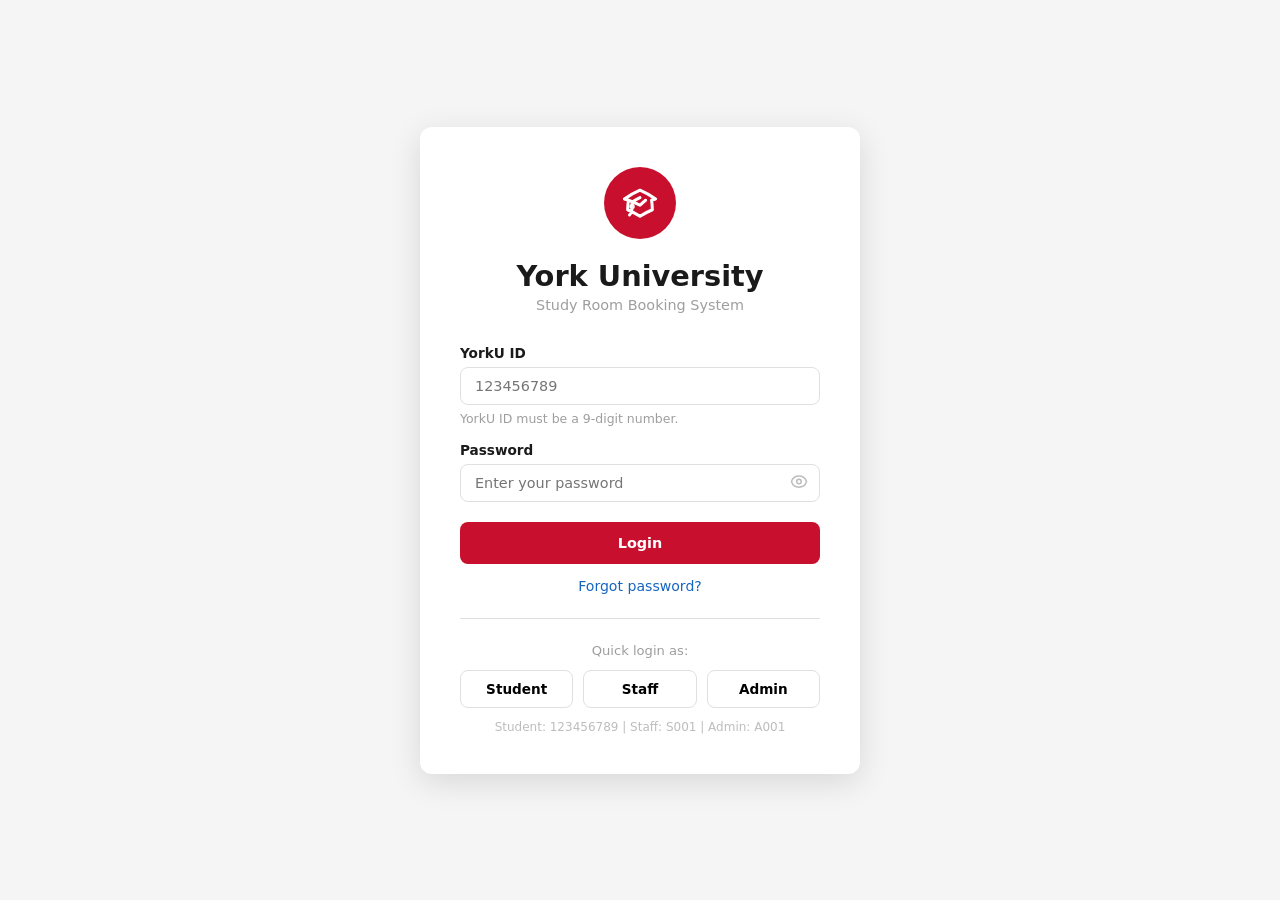
<file: index.html>
<!DOCTYPE html>
<html lang="en">
<head>
  <meta charset="UTF-8" />
  <meta name="viewport" content="width=device-width, initial-scale=1.0" />
  <title>YorkU Study Rooms – Login</title>
  <link rel="stylesheet" href="css/styles.css" />
</head>
<body>
<div class="login-page">
  <div class="login-card">
    <div class="login-logo">
      <svg xmlns="http://www.w3.org/2000/svg" fill="none" viewBox="0 0 24 24" stroke-width="2" stroke="currentColor" style="width:36px;height:36px;color:#fff">
        <path stroke-linecap="round" stroke-linejoin="round" d="M4.26 10.147a60.438 60.438 0 0 0-.491 6.347A48.62 48.62 0 0 1 12 20.904a48.62 48.62 0 0 1 8.232-4.41 60.46 60.46 0 0 0-.491-6.347m-15.482 0a50.636 50.636 0 0 0-2.658-.813A59.906 59.906 0 0 1 12 3.493a59.903 59.903 0 0 1 10.399 5.84c-.896.248-1.783.52-2.658.814m-15.482 0A50.717 50.717 0 0 1 12 13.489a50.702 50.702 0 0 1 3.741-3.342M6.75 15a.75.75 0 1 0 0-1.5.75.75 0 0 0 0 1.5Zm0 0v-3.675A55.378 55.378 0 0 1 12 8.443m-7.007 11.55A5.981 5.981 0 0 0 6.75 15.75v-1.5" />
      </svg>
    </div>
    <h1 class="login-title">York University</h1>
    <p class="login-sub">Study Room Booking System</p>

    <div id="error-msg" style="display:none;background:#fde8eb;color:#c8102e;padding:10px 14px;border-radius:8px;font-size:0.85rem;margin-bottom:16px;"></div>

    <div class="form-group" style="margin-bottom:16px;">
      <label class="form-label" for="yorku-id">YorkU ID</label>
      <input class="form-input" type="text" id="yorku-id" placeholder="123456789" maxlength="9" />
      <span class="form-hint">YorkU ID must be a 9-digit number.</span>
    </div>

    <div class="form-group" style="margin-bottom:20px;">
      <label class="form-label" for="password">Password</label>
      <div class="password-wrap">
        <input class="form-input" type="password" id="password" placeholder="Enter your password" style="padding-right:44px;" />
        <button class="password-toggle" type="button" id="pwd-toggle" aria-label="Toggle password">
          <svg xmlns="http://www.w3.org/2000/svg" fill="none" viewBox="0 0 24 24" stroke-width="2" stroke="currentColor" style="width:18px;height:18px"><path stroke-linecap="round" stroke-linejoin="round" d="M2.036 12.322a1.012 1.012 0 0 1 0-.639C3.423 7.51 7.36 4.5 12 4.5c4.638 0 8.573 3.007 9.963 7.178.07.207.07.431 0 .639C20.577 16.49 16.64 19.5 12 19.5c-4.638 0-8.573-3.007-9.963-7.178Z" /><path stroke-linecap="round" stroke-linejoin="round" d="M15 12a3 3 0 1 1-6 0 3 3 0 0 1 6 0Z" /></svg>
        </button>
      </div>
    </div>

    <button class="btn btn-primary btn-full" id="login-btn" style="padding:13px;">Login</button>
    <a href="#" class="forgot-link">Forgot password?</a>

    <hr class="login-divider" />
    <p class="quick-login-label">Quick login as:</p>
    <div class="quick-btns">
      <button class="quick-btn" data-role="student">Student</button>
      <button class="quick-btn" data-role="staff">Staff</button>
      <button class="quick-btn" data-role="admin">Admin</button>
    </div>
    <p class="quick-ids">Student: 123456789 | Staff: S001 | Admin: A001</p>
  </div>
</div>

<script src="js/shared.js"></script>
<script>
  // Quick credential map
  // We left this fake login setup simple since this is a front-end class demo.
  const CREDENTIALS = {
    '123456789': { name: 'John Smith', id: '123456789', role: 'Student', email: 'jsmith@yorku.ca' },
    '234567890': { name: 'Sarah Johnson', id: '234567890', role: 'Student', email: 'sjohnson@yorku.ca' },
    'S001':      { name: 'Staff Member', id: 'S001', role: 'Staff', email: 'staff@yorku.ca' },
    'A001':      { name: 'Admin User', id: 'A001', role: 'Admin', email: 'admin@yorku.ca' },
  };

  function doLogin(id) {
    // Basic front-end validation only for demo purposes
    const user = CREDENTIALS[id];
    if (!user) {
      const err = document.getElementById('error-msg');
      err.textContent = 'Invalid YorkU ID. Try: 123456789, S001, or A001.';
      err.style.display = 'block';
      return;
    }
    setCurrentUser(user);
    if (user.role === 'Student') window.location.href = 'pages/student/home.html';
    else if (user.role === 'Staff') window.location.href = 'pages/staff/dashboard.html';
    else window.location.href = 'pages/admin/dashboard.html';
  }

  document.getElementById('login-btn').addEventListener('click', () => {
    const id = document.getElementById('yorku-id').value.trim();
    doLogin(id);
  });

  document.getElementById('yorku-id').addEventListener('keydown', e => {
    if (e.key === 'Enter') document.getElementById('login-btn').click();
  });
  document.getElementById('password').addEventListener('keydown', e => {
    if (e.key === 'Enter') document.getElementById('login-btn').click();
  });

  document.querySelectorAll('.quick-btn').forEach(btn => {
    btn.addEventListener('click', () => {
      const role = btn.dataset.role;
      const id = role === 'student' ? '123456789' : role === 'staff' ? 'S001' : 'A001';
      document.getElementById('yorku-id').value = id;
      doLogin(id);
    });
  });

  document.getElementById('pwd-toggle').addEventListener('click', () => {
    const inp = document.getElementById('password');
    inp.type = inp.type === 'password' ? 'text' : 'password';
  });

  // If already logged in, redirect
  const user = getCurrentUser();
  if (user) {
    if (user.role === 'Student') window.location.href = 'pages/student/home.html';
    else if (user.role === 'Staff') window.location.href = 'pages/staff/dashboard.html';
    else window.location.href = 'pages/admin/dashboard.html';
  }
</script>
</body>
</html>
</file>
<file: css/styles.css>
/* ===== CSS VARIABLES ===== */
:root {
  --red: #c8102e;
  --red-dark: #a00d24;
  --red-light: #f5e6e9;
  --dark: #1a1a1a;
  --sidebar-bg: #1e1e1e;
  --sidebar-text: #ffffff;
  --gray-100: #f5f5f5;
  --gray-200: #eeeeee;
  --gray-300: #e0e0e0;
  --gray-400: #bdbdbd;
  --gray-500: #9e9e9e;
  --gray-600: #757575;
  --gray-700: #616161;
  --gray-800: #424242;
  --text: #1a1a1a;
  --text-secondary: #616161;
  --white: #ffffff;
  --green: #2e7d32;
  --green-light: #e8f5e9;
  --blue: #1565c0;
  --blue-light: #e3f2fd;
  --orange: #e65100;
  --orange-light: #fff3e0;
  --border: #e0e0e0;
  --shadow: 0 1px 3px rgba(0,0,0,0.08), 0 2px 8px rgba(0,0,0,0.06);
  --shadow-md: 0 4px 12px rgba(0,0,0,0.10), 0 2px 4px rgba(0,0,0,0.06);
  --radius: 8px;
  --radius-lg: 12px;
  --font: 'Segoe UI', system-ui, -apple-system, sans-serif;
}

/* ===== RESET ===== */
*, *::before, *::after { box-sizing: border-box; margin: 0; padding: 0; }
html { font-size: 16px; }
body { font-family: var(--font); color: var(--text); background: var(--gray-100); min-height: 100vh; }
a { color: inherit; text-decoration: none; }
button { cursor: pointer; font-family: var(--font); border: none; }
input, select { font-family: var(--font); }

/* ===== TOP NAVBAR (Student/Staff/Admin public nav) ===== */
.top-nav {
  display: flex;
  align-items: center;
  background: var(--white);
  border-bottom: 1px solid var(--border);
  padding: 0 24px;
  height: 64px;
  position: sticky;
  top: 0;
  z-index: 100;
  box-shadow: var(--shadow);
}
.nav-brand {
  display: flex;
  align-items: center;
  gap: 12px;
  text-decoration: none;
  margin-right: 32px;
}
.nav-logo {
  width: 42px;
  height: 42px;
  background: var(--red);
  border-radius: 50%;
  display: flex;
  align-items: center;
  justify-content: center;
  flex-shrink: 0;
}
.nav-logo svg { color: var(--white); }
.nav-brand-text { line-height: 1.1; }
.nav-brand-text .brand-name { font-size: 1rem; font-weight: 700; color: var(--text); }
.nav-brand-text .brand-sub { font-size: 0.72rem; color: var(--gray-600); }
.nav-links { display: flex; gap: 4px; flex: 1; }
.nav-link {
  display: flex;
  align-items: center;
  gap: 8px;
  padding: 8px 16px;
  border-radius: var(--radius);
  font-size: 0.9rem;
  color: var(--gray-700);
  font-weight: 500;
  transition: background 0.15s, color 0.15s;
}
.nav-link:hover { background: var(--gray-100); color: var(--text); }
.nav-link.active { background: var(--red); color: var(--white); }
.nav-link svg { width: 18px; height: 18px; }
.nav-right {
  display: flex;
  align-items: center;
  gap: 12px;
  margin-left: auto;
}
.nav-user { text-align: right; }
.nav-user .user-name { font-size: 0.85rem; font-weight: 600; color: var(--text); }
.nav-user .user-id { font-size: 0.75rem; color: var(--gray-500); }
.nav-icon-btn {
  width: 36px; height: 36px;
  border-radius: 50%;
  background: transparent;
  border: none;
  display: flex; align-items: center; justify-content: center;
  color: var(--gray-600);
  cursor: pointer;
  transition: background 0.15s;
}
.nav-icon-btn:hover { background: var(--gray-100); color: var(--text); }
.nav-icon-btn svg { width: 20px; height: 20px; }

/* ===== SIDEBAR LAYOUT ===== */
.app-layout { display: flex; min-height: 100vh; }
.sidebar {
  width: 240px;
  background: var(--sidebar-bg);
  display: flex;
  flex-direction: column;
  position: fixed;
  left: 0; top: 0; bottom: 0;
  z-index: 200;
}
.sidebar-brand {
  display: flex;
  align-items: center;
  gap: 12px;
  padding: 20px 20px 16px;
  border-bottom: 1px solid rgba(255,255,255,0.08);
}
.sidebar-brand .s-logo {
  width: 40px; height: 40px;
  background: var(--red);
  border-radius: 50%;
  display: flex; align-items: center; justify-content: center;
}
.sidebar-brand .s-logo svg { width: 20px; height: 20px; color: #fff; }
.sidebar-brand .s-name { font-size: 1rem; font-weight: 700; color: var(--white); }
.sidebar-brand .s-sub { font-size: 0.72rem; color: rgba(255,255,255,0.5); }
.sidebar-nav { padding: 16px 12px; flex: 1; }
.sidebar-nav-item {
  display: flex;
  align-items: center;
  gap: 12px;
  padding: 10px 12px;
  border-radius: var(--radius);
  font-size: 0.9rem;
  color: rgba(255,255,255,0.7);
  font-weight: 500;
  cursor: pointer;
  transition: background 0.15s, color 0.15s;
  margin-bottom: 2px;
  text-decoration: none;
}
.sidebar-nav-item:hover { background: rgba(255,255,255,0.08); color: var(--white); }
.sidebar-nav-item.active { background: var(--red); color: var(--white); }
.sidebar-nav-item svg { width: 18px; height: 18px; flex-shrink: 0; }
.sidebar-footer {
  padding: 16px 12px;
  border-top: 1px solid rgba(255,255,255,0.08);
}
.sidebar-user {
  display: flex;
  align-items: center;
  gap: 10px;
  padding: 8px;
  border-radius: var(--radius);
}
.sidebar-user .u-avatar {
  width: 36px; height: 36px;
  background: rgba(255,255,255,0.1);
  border-radius: 50%;
  display: flex; align-items: center; justify-content: center;
}
.sidebar-user .u-avatar svg { width: 18px; height: 18px; color: rgba(255,255,255,0.7); }
.sidebar-user .u-name { font-size: 0.85rem; font-weight: 600; color: var(--white); }
.sidebar-user .u-role { font-size: 0.72rem; color: rgba(255,255,255,0.5); }
.sidebar-logout {
  display: flex;
  align-items: center;
  gap: 10px;
  padding: 10px 12px;
  border-radius: var(--radius);
  font-size: 0.88rem;
  color: rgba(255,255,255,0.6);
  font-weight: 500;
  cursor: pointer;
  transition: background 0.15s, color 0.15s;
  margin-top: 4px;
  background: transparent;
  border: none;
  width: 100%;
  text-align: left;
}
.sidebar-logout:hover { background: rgba(255,255,255,0.08); color: var(--white); }
.sidebar-logout svg { width: 18px; height: 18px; }

/* main content with sidebar */
.main-with-sidebar { margin-left: 240px; flex: 1; }
.page-content { padding: 32px; max-width: 1100px; }

/* ===== PAGE HEADER ===== */
.page-header { margin-bottom: 28px; }
.page-header h1 { font-size: 2rem; font-weight: 800; color: var(--text); }
.page-header p { color: var(--gray-600); margin-top: 4px; font-size: 0.95rem; }

/* ===== CARDS ===== */
.card {
  background: var(--white);
  border-radius: var(--radius-lg);
  box-shadow: var(--shadow);
  padding: 24px;
  border: 1px solid var(--border);
}

/* ===== STAT CARDS ROW ===== */
.stats-row { display: grid; grid-template-columns: repeat(4, 1fr); gap: 16px; margin-bottom: 24px; }
.stats-row.two { grid-template-columns: repeat(2, 1fr); }
.stats-row.three { grid-template-columns: repeat(3, 1fr); }
.stat-card {
  background: var(--white);
  border-radius: var(--radius-lg);
  padding: 20px 24px;
  border: 1px solid var(--border);
  box-shadow: var(--shadow);
}
.stat-label { font-size: 0.85rem; color: var(--gray-600); font-weight: 500; display: flex; align-items: center; justify-content: space-between; }
.stat-label svg { width: 18px; height: 18px; color: var(--gray-400); }
.stat-value { font-size: 2rem; font-weight: 800; color: var(--text); margin-top: 12px; }
.stat-sub { font-size: 0.78rem; color: var(--gray-500); margin-top: 4px; }
.stat-value.green { color: var(--green); }
.stat-value.red { color: var(--red); }

/* ===== BADGES / PILLS ===== */
.badge {
  display: inline-block;
  padding: 3px 10px;
  border-radius: 100px;
  font-size: 0.75rem;
  font-weight: 600;
}
.badge-green { background: var(--green-light); color: var(--green); }
.badge-red { background: #fde8eb; color: var(--red); }
.badge-blue { background: var(--blue-light); color: var(--blue); }
.badge-orange { background: var(--orange-light); color: var(--orange); }
.badge-gray { background: var(--gray-200); color: var(--gray-700); }

/* ===== BUTTONS ===== */
.btn {
  display: inline-flex;
  align-items: center;
  justify-content: center;
  gap: 8px;
  padding: 10px 20px;
  border-radius: var(--radius);
  font-size: 0.9rem;
  font-weight: 600;
  transition: all 0.15s;
  border: none;
  cursor: pointer;
}
.btn-primary { background: var(--red); color: var(--white); }
.btn-primary:hover { background: var(--red-dark); }
.btn-outline {
  background: var(--white);
  color: var(--text);
  border: 1.5px solid var(--border);
}
.btn-outline:hover {background: var(--gray-300);}
.btn-outline:hover { border-color: var(--gray-500); }
.btn-sm { padding: 6px 14px; font-size: 0.82rem; }
.btn-danger { background: var(--red); color: var(--white); }
.btn-danger:hover { background: var(--red-dark); }
.btn-disabled { background: var(--gray-200); color: var(--gray-400); cursor: not-allowed; }
.btn-full { width: 100%; }
.btn svg { width: 16px; height: 16px; }

/* ===== TABLES ===== */
.table-wrap { overflow-x: auto; }
table { width: 100%; border-collapse: collapse; }
th {
  font-size: 0.82rem;
  font-weight: 600;
  color: var(--gray-600);
  text-align: left;
  padding: 10px 16px;
  border-bottom: 1.5px solid var(--border);
}
td {
  padding: 14px 16px;
  font-size: 0.9rem;
  border-bottom: 1px solid var(--gray-200);
  color: var(--text);
}
tr:last-child td { border-bottom: none; }
tr:hover td { background: var(--gray-100); }
.empty-row td { text-align: center; color: var(--gray-500); padding: 32px; }

/* ===== FORM ELEMENTS ===== */
.form-group { display: flex; flex-direction: column; gap: 6px; }
.form-label { font-size: 0.85rem; font-weight: 600; color: var(--text); }
.form-input, .form-select {
  padding: 10px 14px;
  border: 1.5px solid var(--border);
  border-radius: var(--radius);
  font-size: 0.9rem;
  background: var(--white);
  color: var(--text);
  transition: border-color 0.15s;
  width: 100%;
}
.form-input:focus, .form-select:focus {
  outline: none;
  border-color: var(--red);
}
.form-hint { font-size: 0.78rem; color: var(--gray-500); }

/* ===== FILTER BAR ===== */
.filter-bar {
  display: grid;
  grid-template-columns: repeat(auto-fill, minmax(160px, 1fr));
  gap: 16px;
  align-items: end;
  background: var(--white);
  border-radius: var(--radius-lg);
  border: 1px solid var(--border);
  padding: 20px;
  margin-bottom: 24px;
  box-shadow: var(--shadow);
}

/* ===== SECTION TITLE ===== */
.section-title {
  font-size: 1.1rem;
  font-weight: 700;
  color: var(--text);
  margin-bottom: 16px;
}

/* ===== ROOM GRID ===== */
.rooms-grid { display: grid; grid-template-columns: repeat(2, 1fr); gap: 16px; }
.room-card {
  background: var(--white);
  border-radius: var(--radius-lg);
  border: 1px solid var(--border);
  padding: 20px;
  box-shadow: var(--shadow);
}
.room-card-header { display: flex; justify-content: space-between; align-items: center; margin-bottom: 12px; }
.room-card-title { font-size: 1.05rem; font-weight: 700; }
.room-card-meta { display: flex; flex-direction: column; gap: 6px; margin-bottom: 16px; }
.room-meta-item {
  display: flex;
  align-items: center;
  gap: 8px;
  font-size: 0.85rem;
  color: var(--gray-600);
}
.room-meta-item svg { width: 15px; height: 15px; color: var(--gray-400); }
.room-card-actions { display: flex; gap: 10px; }
.room-card-actions .btn { flex: 1; }

/* ===== TEXTBOOK CARDS ===== */
.books-grid { display: grid; grid-template-columns: repeat(2, 1fr); gap: 16px; }
.book-card {
  background: var(--white);
  border-radius: var(--radius-lg);
  border: 1px solid var(--border);
  padding: 20px;
  box-shadow: var(--shadow);
}
.book-header { display: flex; align-items: flex-start; gap: 14px; margin-bottom: 14px; }
.book-icon {
  width: 44px; height: 44px;
  background: var(--red-light);
  border-radius: var(--radius);
  display: flex; align-items: center; justify-content: center;
  flex-shrink: 0;
}
.book-icon svg { width: 22px; height: 22px; color: var(--red); }
.book-title { font-size: 0.95rem; font-weight: 700; color: var(--text); margin-bottom: 2px; }
.book-course { font-size: 0.8rem; color: var(--blue); font-weight: 600; }
.book-author { font-size: 0.82rem; color: var(--gray-600); margin-bottom: 8px; }
.book-status { display: flex; align-items: center; gap: 6px; font-size: 0.82rem; font-weight: 600; margin-bottom: 14px; }
.status-dot { width: 8px; height: 8px; border-radius: 50%; }
.status-dot.green { background: var(--green); }
.status-dot.red { background: var(--red); }
.book-status.avail { color: var(--green); }
.book-status.unavail { color: var(--red); }

/* ===== COMPUTER LAB GRID ===== */
.computers-grid { display: grid; grid-template-columns: repeat(4, 1fr); gap: 14px; }
.computer-card {
  border-radius: var(--radius);
  border: 2px solid;
  padding: 20px 12px;
  text-align: center;
  cursor: pointer;
  transition: transform 0.12s, box-shadow 0.12s;
}
.computer-card:hover { transform: translateY(-2px); box-shadow: var(--shadow-md); }
.computer-card.available { background: #e8f5e9; border-color: var(--green); }
.computer-card.in-use { background: #fde8eb; border-color: #e57373; }
.computer-card.mine { background: #e3f2fd; border-color: var(--blue); }
.computer-card svg { width: 32px; height: 32px; margin-bottom: 8px; }
.computer-card.available svg { color: var(--green); }
.computer-card.in-use svg { color: #e57373; }
.computer-card.mine svg { color: var(--blue); }
.computer-id { font-size: 0.9rem; font-weight: 700; }
.computer-status { font-size: 0.75rem; font-weight: 600; margin-top: 2px; }
.computer-card.available .computer-status { color: var(--green); }
.computer-card.in-use .computer-status { color: #e57373; }
.computer-card.mine .computer-status { color: var(--blue); }
.lab-legend {
  display: flex;
  gap: 24px;
  padding: 16px;
  background: var(--gray-100);
  border-radius: var(--radius);
  margin-top: 20px;
}
.legend-item { display: flex; align-items: center; gap: 8px; font-size: 0.82rem; color: var(--gray-700); }
.legend-dot { width: 10px; height: 10px; border-radius: 50%; }

/* ===== BOOKING TABS ===== */
.tabs { display: flex; background: var(--gray-200); border-radius: 100px; padding: 4px; margin-bottom: 24px; width: fit-content; }
.tab-btn {
  padding: 8px 28px;
  border-radius: 100px;
  font-size: 0.88rem;
  font-weight: 600;
  border: none;
  background: transparent;
  color: var(--gray-600);
  cursor: pointer;
  transition: all 0.15s;
}
.tab-btn.active { background: var(--white); color: var(--text); box-shadow: 0 1px 4px rgba(0,0,0,0.12); }

/* ===== CALENDAR ===== */
.calendar-wrap { border: 1px solid var(--border); border-radius: var(--radius-lg); overflow: hidden; }
.calendar-header {
  display: flex;
  align-items: center;
  justify-content: space-between;
  padding: 14px 20px;
  background: var(--white);
  border-bottom: 1px solid var(--border);
}
.calendar-header h3 { font-size: 1rem; font-weight: 700; }
.cal-nav { background: none; border: none; cursor: pointer; padding: 4px 8px; border-radius: var(--radius); color: var(--gray-600); font-size: 1.1rem; }
.cal-nav:hover { background: var(--gray-100); }
.calendar-grid { display: grid; grid-template-columns: repeat(7, 1fr); background: var(--white); }
.cal-day-name {
  text-align: center;
  font-size: 0.75rem;
  font-weight: 600;
  color: var(--gray-500);
  padding: 10px 0 6px;
  border-bottom: 1px solid var(--border);
}
.cal-day {
  text-align: center;
  padding: 10px 4px;
  font-size: 0.88rem;
  cursor: pointer;
  border-radius: 50%;
  margin: 2px auto;
  width: 36px;
  height: 36px;
  display: flex;
  align-items: center;
  justify-content: center;
  transition: background 0.12s;
}
.cal-day:hover { background: var(--gray-100); }
.cal-day.selected { background: var(--red); color: var(--white); border-radius: 50%; }
.cal-day.today { font-weight: 700; }
.cal-day.other-month { color: var(--gray-400); }
.calendar-cell {
  padding: 4px;
  display: flex;
  justify-content: center;
}

/* ===== PROFILE ===== */
.profile-grid { display: grid; grid-template-columns: 1fr 1fr; gap: 20px; }
.profile-field { display: flex; align-items: center; gap: 14px; padding: 14px 0; border-bottom: 1px solid var(--gray-200); }
.profile-field:last-child { border-bottom: none; }
.profile-icon {
  width: 40px; height: 40px;
  border-radius: 50%;
  display: flex; align-items: center; justify-content: center;
}
.profile-icon.red { background: var(--red-light); }
.profile-icon.red svg { color: var(--red); }
.profile-icon.blue { background: var(--blue-light); }
.profile-icon.blue svg { color: var(--blue); }
.profile-icon.green { background: var(--green-light); }
.profile-icon.green svg { color: var(--green); }
.profile-icon svg { width: 18px; height: 18px; }
.profile-field-label { font-size: 0.8rem; color: var(--gray-500); }
.profile-field-value { font-size: 1rem; font-weight: 700; }

/* ===== BOOKING STATS IN PROFILE ===== */
.booking-stat-item { display: flex; align-items: center; gap: 14px; padding: 16px 0; border-bottom: 1px solid var(--gray-200); }
.booking-stat-item:last-child { border-bottom: none; }
.booking-stat-icon {
  width: 44px; height: 44px;
  border-radius: 50%;
  display: flex; align-items: center; justify-content: center;
}
.booking-stat-icon.blue { background: var(--blue-light); }
.booking-stat-icon.blue svg { color: var(--blue); }
.booking-stat-icon.green { background: var(--green-light); }
.booking-stat-icon.green svg { color: var(--green); }
.booking-stat-icon.red { background: var(--red-light); }
.booking-stat-icon.red svg { color: var(--red); }
.booking-stat-icon svg { width: 22px; height: 22px; }
.booking-stat-label { font-size: 0.82rem; color: var(--gray-500); }
.booking-stat-value { font-size: 1.6rem; font-weight: 800; }

/* ===== ACTION CARDS (staff) ===== */
.action-cards { display: grid; grid-template-columns: repeat(3, 1fr); gap: 16px; margin-top: 24px; }
.action-card {
  background: var(--white);
  border-radius: var(--radius-lg);
  border: 1px solid var(--border);
  padding: 24px;
  text-align: center;
  box-shadow: var(--shadow);
  cursor: pointer;
  transition: transform 0.12s, box-shadow 0.12s;
}
.action-card:hover { transform: translateY(-2px); box-shadow: var(--shadow-md); }
.action-card-icon {
  width: 56px; height: 56px;
  border-radius: 50%;
  display: flex; align-items: center; justify-content: center;
  margin: 0 auto 14px;
}
.action-card-icon.red { background: var(--red-light); }
.action-card-icon.red svg { color: var(--red); }
.action-card-icon.blue { background: var(--blue-light); }
.action-card-icon.blue svg { color: var(--blue); }
.action-card-icon.yellow { background: #fff8e1; }
.action-card-icon.yellow svg { color: #f9a825; }
.action-card-icon svg { width: 26px; height: 26px; }
.action-card h3 { font-size: 0.95rem; font-weight: 700; margin-bottom: 6px; }
.action-card p { font-size: 0.8rem; color: var(--gray-500); }

/* ===== SEARCH BAR ===== */
.search-bar {
  display: flex;
  gap: 12px;
  align-items: center;
  background: var(--white);
  border-radius: var(--radius-lg);
  border: 1px solid var(--border);
  padding: 16px 20px;
  margin-bottom: 24px;
  box-shadow: var(--shadow);
}
.search-input-wrap {
  flex: 1;
  display: flex;
  align-items: center;
  gap: 10px;
  border: 1.5px solid var(--border);
  border-radius: var(--radius);
  padding: 8px 14px;
}
.search-input-wrap svg { width: 18px; height: 18px; color: var(--gray-400); flex-shrink: 0; }
.search-input-wrap input {
  border: none;
  outline: none;
  font-size: 0.9rem;
  flex: 1;
  background: transparent;
}

/* ===== QUICK ACTIONS GRID ===== */
.quick-actions { display: grid; grid-template-columns: repeat(4, 1fr); gap: 16px; margin-top: 24px; }
.quick-action-card {
  background: var(--white);
  border-radius: var(--radius-lg);
  border: 1px solid var(--border);
  padding: 20px;
  text-align: center;
  cursor: pointer;
  transition: transform 0.12s, box-shadow 0.12s;
  box-shadow: var(--shadow);
}
.quick-action-card:hover { transform: translateY(-2px); box-shadow: var(--shadow-md); }
.qa-icon {
  width: 48px; height: 48px;
  border-radius: 50%;
  display: flex; align-items: center; justify-content: center;
  margin: 0 auto 12px;
}
.qa-icon svg { width: 22px; height: 22px; }
.qa-icon.red { background: var(--red-light); }
.qa-icon.red svg { color: var(--red); }
.qa-icon.blue { background: var(--blue-light); }
.qa-icon.blue svg { color: var(--blue); }
.qa-icon.green { background: var(--green-light); }
.qa-icon.green svg { color: var(--green); }
.qa-icon.yellow { background: #fff8e1; }
.qa-icon.yellow svg { color: #f9a825; }
.quick-action-card h3 { font-size: 0.85rem; font-weight: 700; margin-bottom: 4px; }
.quick-action-card p { font-size: 0.75rem; color: var(--gray-500); }

/* ===== MINI CHART AREA ===== */
.charts-row { display: grid; grid-template-columns: 1fr 1fr; gap: 20px; margin-top: 20px; }
.chart-card { background: var(--white); border-radius: var(--radius-lg); border: 1px solid var(--border); padding: 20px; box-shadow: var(--shadow); }
.chart-title { font-size: 0.95rem; font-weight: 700; margin-bottom: 14px; }
.bar-chart { display: flex; align-items: flex-end; gap: 12px; height: 100px; }
.bar-group { display: flex; flex-direction: column; align-items: center; gap: 6px; flex: 1; }
.bar { width: 100%; border-radius: 4px 4px 0 0; background: var(--red); opacity: 0.8; transition: opacity 0.15s; }
.bar:hover { opacity: 1; }
.bar-label { font-size: 0.72rem; color: var(--gray-500); }

/* ===== LOGIN PAGE ===== */
.login-page {
  min-height: 100vh;
  background: var(--gray-100);
  display: flex;
  align-items: center;
  justify-content: center;
  padding: 24px;
}
.login-card {
  background: var(--white);
  border-radius: var(--radius-lg);
  box-shadow: 0 8px 32px rgba(0,0,0,0.12);
  padding: 40px;
  width: 100%;
  max-width: 440px;
}
.login-logo {
  width: 72px; height: 72px;
  background: var(--red);
  border-radius: 50%;
  display: flex; align-items: center; justify-content: center;
  margin: 0 auto 20px;
}
.login-logo svg { width: 36px; height: 36px; color: var(--white); }
.login-title { text-align: center; font-size: 1.8rem; font-weight: 800; margin-bottom: 4px; }
.login-sub { text-align: center; color: var(--gray-500); font-size: 0.9rem; margin-bottom: 32px; }
.login-divider { border: none; border-top: 1px solid var(--border); margin: 24px 0; }
.forgot-link { display: block; text-align: center; color: var(--blue); font-size: 0.88rem; margin-top: 14px; }
.quick-login-label { text-align: center; color: var(--gray-500); font-size: 0.82rem; margin-bottom: 12px; }
.quick-btns { display: grid; grid-template-columns: repeat(3, 1fr); gap: 10px; }
.quick-btn {
  padding: 10px;
  border: 1.5px solid var(--border);
  border-radius: var(--radius);
  background: var(--white);
  font-size: 0.85rem;
  font-weight: 700;
  cursor: pointer;
  transition: border-color 0.15s, background 0.15s;
}
.quick-btn:hover { border-color: var(--red); background: var(--red-light); color: var(--red); }
.quick-ids { text-align: center; font-size: 0.75rem; color: var(--gray-400); margin-top: 12px; }
.password-wrap { position: relative; }
.password-toggle {
  position: absolute;
  right: 12px; top: 50%;
  transform: translateY(-50%);
  background: none; border: none;
  cursor: pointer; color: var(--gray-400);
}
.password-toggle svg { width: 18px; height: 18px; }

/* ===== MODAL ===== */
.modal-overlay {
  position: fixed; inset: 0;
  background: rgba(0,0,0,0.5);
  z-index: 1000;
  display: flex; align-items: center; justify-content: center;
  padding: 24px;
  opacity: 0; pointer-events: none; transition: opacity 0.2s;
}
.modal-overlay.open { opacity: 1; pointer-events: all; }
.modal {
  background: var(--white);
  border-radius: var(--radius-lg);
  padding: 28px;
  max-width: 480px;
  width: 100%;
  box-shadow: 0 16px 48px rgba(0,0,0,0.2);
}
.modal ul {
   background: var(--white);
  border-radius: var(--radius-lg);
  padding: 28px;
  max-width: 480px;
  width: 100%;
  color: red;
  font-weight: bold;
  box-shadow: 0 16px 48px rgba(0,0,0,0.2);
}
.modal-title { font-size: 1.15rem; font-weight: 700; margin-bottom: 16px; }
.modal-actions { display: flex; gap: 12px; justify-content: flex-end; margin-top: 20px; }
.modal img { display: block; margin-left: auto; margin-right: auto; width: 250px; height: 250px}

/* ===== TOAST ===== */
.toast {
  position: fixed;
  bottom: 24px; right: 24px;
  background: var(--dark);
  color: var(--white);
  padding: 14px 20px;
  border-radius: var(--radius);
  font-size: 0.88rem;
  box-shadow: var(--shadow-md);
  z-index: 9999;
  opacity: 0;
  transform: translateY(12px);
  transition: all 0.25s;
  pointer-events: none;
}
.toast.show { opacity: 1; transform: translateY(0); }
.toast.success { background: var(--green); }
.toast.error { background: var(--red); }

/* ===== ADMIN ROOM TABLE ACTIONS ===== */
.table-action-btn {
  width: 32px; height: 32px;
  border-radius: var(--radius);
  border: none;
  cursor: pointer;
  display: inline-flex; align-items: center; justify-content: center;
  margin: 0 2px;
  transition: background 0.15s;
}
.table-action-btn.edit { background: var(--gray-100); color: var(--gray-600); }
.table-action-btn.edit:hover { background: var(--gray-200); }
.table-action-btn.delete { background: #fde8eb; color: var(--red); }
.table-action-btn.delete:hover { background: #f5c6cb; }
.table-action-btn svg { width: 15px; height: 15px; }

/* ===== RESPONSIVE ===== */
@media (max-width: 900px) {
  .rooms-grid, .books-grid { grid-template-columns: 1fr; }
  .stats-row { grid-template-columns: repeat(2, 1fr); }
  .computers-grid { grid-template-columns: repeat(3, 1fr); }
  .profile-grid { grid-template-columns: 1fr; }
  .charts-row { grid-template-columns: 1fr; }
}
@media (max-width: 768px) {
  .sidebar { transform: translateX(-100%); }
  .main-with-sidebar { margin-left: 0; }
}
#cal-days {
  display: contents;
}
</file>
